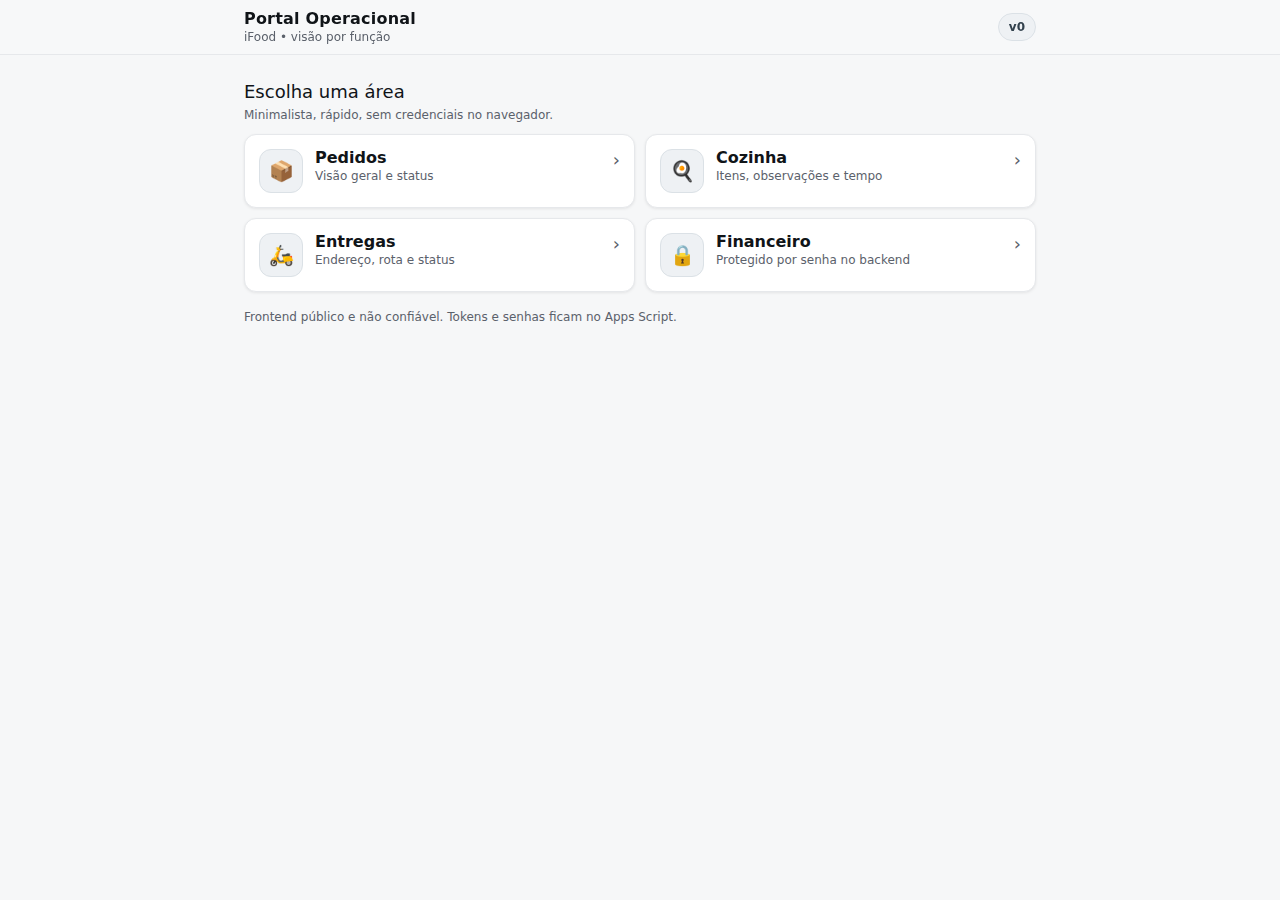
<file: index.html>
<!DOCTYPE html>
<html lang="pt-BR">
<head>
  <meta charset="UTF-8" />
  <meta name="viewport" content="width=device-width, initial-scale=1.0"/>
  <meta name="robots" content="noindex, nofollow">
  <meta name="theme-color" content="#f6f7f8">
  <title>Portal Operacional</title>
  <link rel="stylesheet" href="assets/css/base.css">
</head>
<body>

  <header class="topbar">
    <div class="row container">
      <div>
        <div class="brand">Portal Operacional</div>
        <div class="subtitle">iFood • visão por função</div>
      </div>
      <span class="badge neu">v0</span>
    </div>
  </header>

  <main class="container">
    <section>
      <div class="h1">Escolha uma área</div>
      <div class="small">Minimalista, rápido, sem credenciais no navegador.</div>
    </section>

    <section class="grid cols-2" style="margin-top:12px;">
      <a class="tile" href="pedidos/">
        <div class="icon">📦</div>
        <div class="tile-body">
          <div class="tile-title">Pedidos</div>
          <div class="tile-sub">Visão geral e status</div>
        </div>
        <div class="chev">›</div>
      </a>

      <a class="tile" href="cozinha/">
        <div class="icon">🍳</div>
        <div class="tile-body">
          <div class="tile-title">Cozinha</div>
          <div class="tile-sub">Itens, observações e tempo</div>
        </div>
        <div class="chev">›</div>
      </a>

      <a class="tile" href="motoboy/">
        <div class="icon">🛵</div>
        <div class="tile-body">
          <div class="tile-title">Entregas</div>
          <div class="tile-sub">Endereço, rota e status</div>
        </div>
        <div class="chev">›</div>
      </a>

      <a class="tile" href="financeiro/">
        <div class="icon">🔒</div>
        <div class="tile-body">
          <div class="tile-title">Financeiro</div>
          <div class="tile-sub">Protegido por senha no backend</div>
        </div>
        <div class="chev">›</div>
      </a>
    </section>

    <footer class="footer">
      Frontend público e não confiável. Tokens e senhas ficam no Apps Script.
    </footer>
  </main>

</body>
</html>
</file>
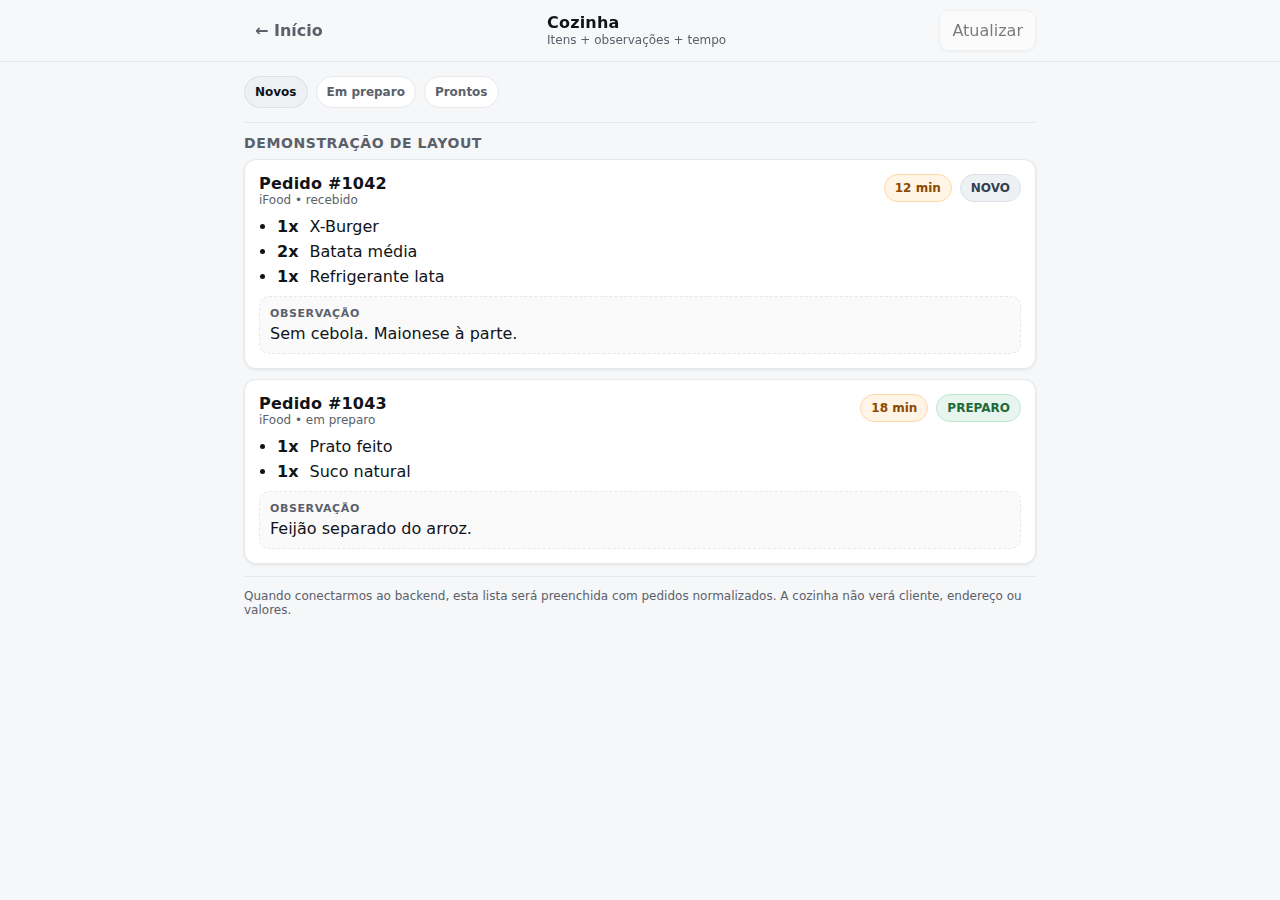
<file: cozinha/index.html>
<!DOCTYPE html>
<html lang="pt-BR">
<head>
  <meta charset="UTF-8" />
  <meta name="viewport" content="width=device-width, initial-scale=1.0"/>
  <meta name="robots" content="noindex, nofollow">
  <meta name="theme-color" content="#f6f7f8">
  <title>Cozinha</title>
  <link rel="stylesheet" href="../assets/css/base.css">
</head>
<body>

  <header class="topbar">
    <div class="row container">
      <a class="back" href="../">← Início</a>
      <div style="min-width:0;">
        <div class="title">Cozinha</div>
        <div class="title-sub">Itens + observações + tempo</div>
      </div>
      <button class="btn" type="button" disabled>Atualizar</button>
    </div>
  </header>

  <main class="container">
    <div class="tabs" aria-label="Filtros de status">
      <span class="pill active">Novos</span>
      <span class="pill">Em preparo</span>
      <span class="pill">Prontos</span>
    </div>

    <div class="divider"></div>

    <div class="h2">Demonstração de layout</div>

    <section class="list">
      <article class="card">
        <header class="order-head">
          <div>
            <div class="order-id">Pedido #1042</div>
            <div class="small">iFood • recebido</div>
          </div>
          <div class="order-meta">
            <span class="badge warn">12 min</span>
            <span class="badge neu">NOVO</span>
          </div>
        </header>

        <ul class="items">
          <li><span class="qty">1x</span> X-Burger</li>
          <li><span class="qty">2x</span> Batata média</li>
          <li><span class="qty">1x</span> Refrigerante lata</li>
        </ul>

        <div class="note">
          <div class="note-label">Observação</div>
          <div>Sem cebola. Maionese à parte.</div>
        </div>
      </article>

      <article class="card">
        <header class="order-head">
          <div>
            <div class="order-id">Pedido #1043</div>
            <div class="small">iFood • em preparo</div>
          </div>
          <div class="order-meta">
            <span class="badge warn">18 min</span>
            <span class="badge ok">PREPARO</span>
          </div>
        </header>

        <ul class="items">
          <li><span class="qty">1x</span> Prato feito</li>
          <li><span class="qty">1x</span> Suco natural</li>
        </ul>

        <div class="note">
          <div class="note-label">Observação</div>
          <div>Feijão separado do arroz.</div>
        </div>
      </article>
    </section>

    <div class="divider"></div>

    <div class="small">
      Quando conectarmos ao backend, esta lista será preenchida com pedidos normalizados.
      A cozinha não verá cliente, endereço ou valores.
    </div>
  </main>

</body>
</html>
</file>
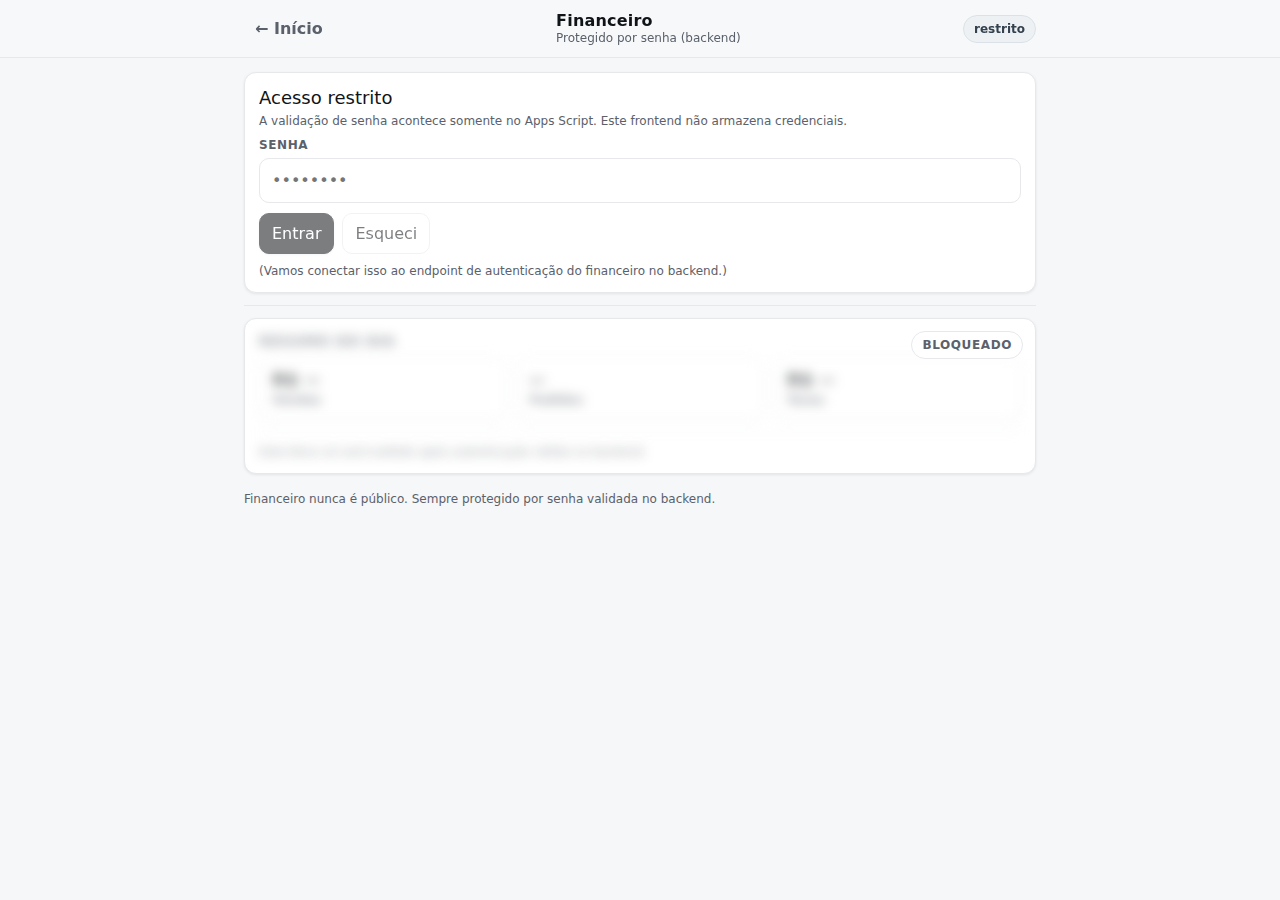
<file: financeiro/index.html>
<!DOCTYPE html>
<html lang="pt-BR">
<head>
  <meta charset="UTF-8" />
  <meta name="viewport" content="width=device-width, initial-scale=1.0"/>
  <meta name="robots" content="noindex, nofollow">
  <meta name="theme-color" content="#f6f7f8">
  <title>Financeiro</title>
  <link rel="stylesheet" href="../assets/css/base.css">
</head>
<body>

  <header class="topbar">
    <div class="row container">
      <a class="back" href="../">← Início</a>
      <div style="min-width:0;">
        <div class="title">Financeiro</div>
        <div class="title-sub">Protegido por senha (backend)</div>
      </div>
      <span class="badge neu">restrito</span>
    </div>
  </header>

  <main class="container">
    <section class="card">
      <div class="h1" style="margin-top:0;">Acesso restrito</div>
      <div class="small">
        A validação de senha acontece somente no Apps Script.
        Este frontend não armazena credenciais.
      </div>

      <label class="label" for="pwd">Senha</label>
      <input id="pwd" class="input" type="password" placeholder="••••••••" autocomplete="current-password">

      <div class="actions">
        <button class="btn primary" type="button" disabled>Entrar</button>
        <button class="btn ghost" type="button" disabled>Esqueci</button>
      </div>

      <div class="small" style="margin-top:10px;">
        (Vamos conectar isso ao endpoint de autenticação do financeiro no backend.)
      </div>
    </section>

    <div class="divider"></div>

    <section class="card locked">
      <div class="blur">
        <div class="h2">Resumo do dia</div>
        <div class="kpis">
          <div class="kpi">
            <div class="v">R$ --</div>
            <div class="l">Vendas</div>
          </div>
          <div class="kpi">
            <div class="v">--</div>
            <div class="l">Pedidos</div>
          </div>
          <div class="kpi">
            <div class="v">R$ --</div>
            <div class="l">Taxas</div>
          </div>
        </div>

        <div class="divider"></div>

        <div class="small">
          Este bloco só será exibido após autenticação válida no backend.
        </div>
      </div>
    </section>

    <footer class="footer">
      Financeiro nunca é público. Sempre protegido por senha validada no backend.
    </footer>
  </main>

</body>
</html>
</file>
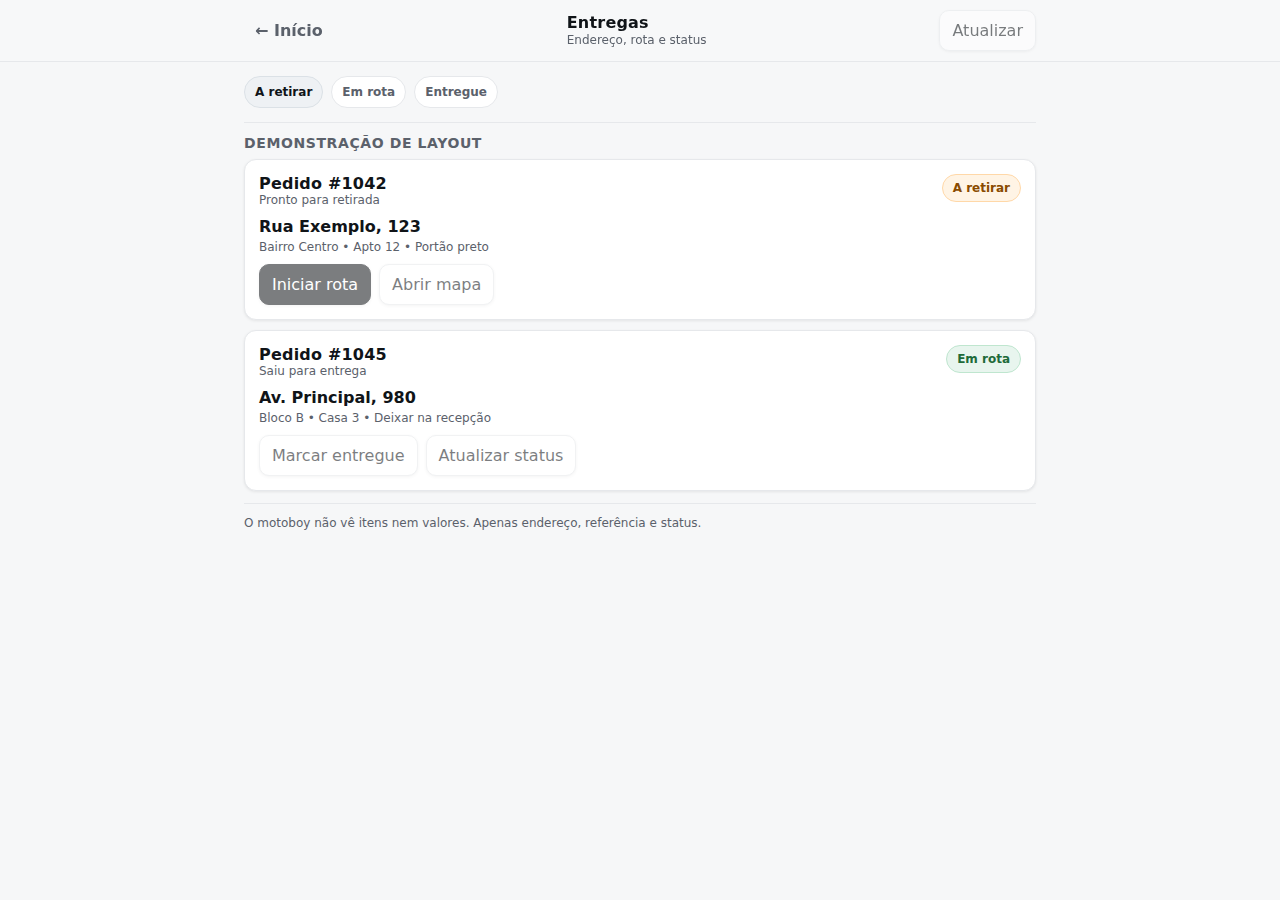
<file: motoboy/index.html>
<!DOCTYPE html>
<html lang="pt-BR">
<head>
  <meta charset="UTF-8" />
  <meta name="viewport" content="width=device-width, initial-scale=1.0"/>
  <meta name="robots" content="noindex, nofollow">
  <meta name="theme-color" content="#f6f7f8">
  <title>Entregas</title>
  <link rel="stylesheet" href="../assets/css/base.css">
</head>
<body>

  <header class="topbar">
    <div class="row container">
      <a class="back" href="../">← Início</a>
      <div style="min-width:0;">
        <div class="title">Entregas</div>
        <div class="title-sub">Endereço, rota e status</div>
      </div>
      <button class="btn" type="button" disabled>Atualizar</button>
    </div>
  </header>

  <main class="container">
    <div class="tabs" aria-label="Filtros de status">
      <span class="pill active">A retirar</span>
      <span class="pill">Em rota</span>
      <span class="pill">Entregue</span>
    </div>

    <div class="divider"></div>

    <div class="h2">Demonstração de layout</div>

    <section class="list">
      <article class="card">
        <header class="order-head">
          <div>
            <div class="order-id">Pedido #1042</div>
            <div class="small">Pronto para retirada</div>
          </div>
          <div class="order-meta">
            <span class="badge warn">A retirar</span>
          </div>
        </header>

        <div style="font-weight:800; margin-bottom:4px;">Rua Exemplo, 123</div>
        <div class="small">Bairro Centro • Apto 12 • Portão preto</div>

        <div class="actions">
          <button class="btn primary" type="button" disabled>Iniciar rota</button>
          <button class="btn" type="button" disabled>Abrir mapa</button>
        </div>
      </article>

      <article class="card">
        <header class="order-head">
          <div>
            <div class="order-id">Pedido #1045</div>
            <div class="small">Saiu para entrega</div>
          </div>
          <div class="order-meta">
            <span class="badge ok">Em rota</span>
          </div>
        </header>

        <div style="font-weight:800; margin-bottom:4px;">Av. Principal, 980</div>
        <div class="small">Bloco B • Casa 3 • Deixar na recepção</div>

        <div class="actions">
          <button class="btn" type="button" disabled>Marcar entregue</button>
          <button class="btn" type="button" disabled>Atualizar status</button>
        </div>
      </article>
    </section>

    <div class="divider"></div>

    <div class="small">
      O motoboy não vê itens nem valores. Apenas endereço, referência e status.
    </div>
  </main>

</body>
</html>
</file>
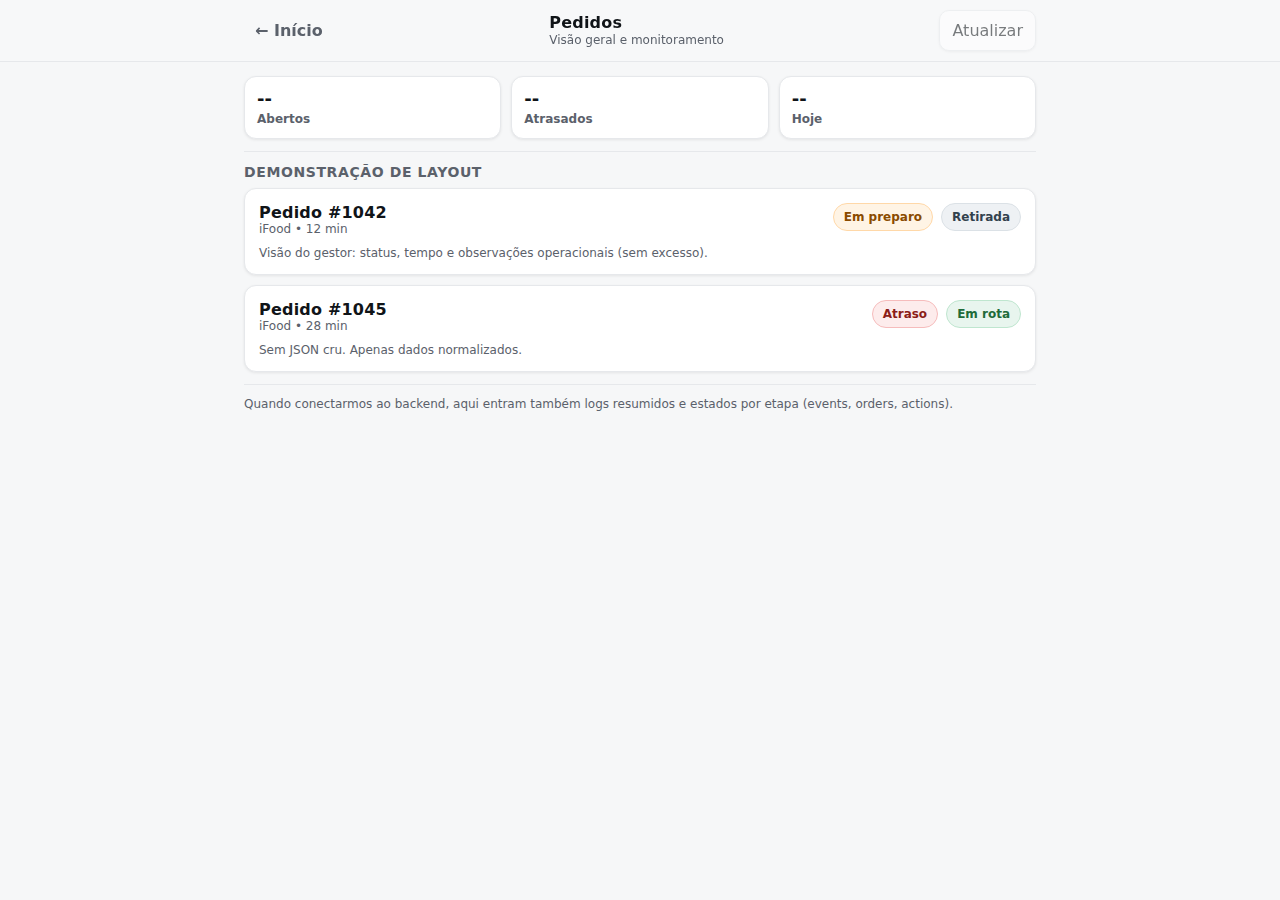
<file: pedidos/index.html>
<!DOCTYPE html>
<html lang="pt-BR">
<head>
  <meta charset="UTF-8" />
  <meta name="viewport" content="width=device-width, initial-scale=1.0"/>
  <meta name="robots" content="noindex, nofollow">
  <meta name="theme-color" content="#f6f7f8">
  <title>Pedidos</title>
  <link rel="stylesheet" href="../assets/css/base.css">
</head>
<body>

  <header class="topbar">
    <div class="row container">
      <a class="back" href="../">← Início</a>
      <div style="min-width:0;">
        <div class="title">Pedidos</div>
        <div class="title-sub">Visão geral e monitoramento</div>
      </div>
      <button class="btn" type="button" disabled>Atualizar</button>
    </div>
  </header>

  <main class="container">
    <section class="kpis" aria-label="Indicadores">
      <div class="kpi">
        <div class="v">--</div>
        <div class="l">Abertos</div>
      </div>
      <div class="kpi">
        <div class="v">--</div>
        <div class="l">Atrasados</div>
      </div>
      <div class="kpi">
        <div class="v">--</div>
        <div class="l">Hoje</div>
      </div>
    </section>

    <div class="divider"></div>

    <div class="h2">Demonstração de layout</div>

    <section class="list">
      <article class="card">
        <header class="order-head">
          <div>
            <div class="order-id">Pedido #1042</div>
            <div class="small">iFood • 12 min</div>
          </div>
          <div class="order-meta">
            <span class="badge warn">Em preparo</span>
            <span class="badge neu">Retirada</span>
          </div>
        </header>

        <div class="small">
          Visão do gestor: status, tempo e observações operacionais (sem excesso).
        </div>
      </article>

      <article class="card">
        <header class="order-head">
          <div>
            <div class="order-id">Pedido #1045</div>
            <div class="small">iFood • 28 min</div>
          </div>
          <div class="order-meta">
            <span class="badge bad">Atraso</span>
            <span class="badge ok">Em rota</span>
          </div>
        </header>

        <div class="small">Sem JSON cru. Apenas dados normalizados.</div>
      </article>
    </section>

    <div class="divider"></div>

    <div class="small">
      Quando conectarmos ao backend, aqui entram também logs resumidos e estados por etapa (events, orders, actions).
    </div>
  </main>

</body>
</html>
</file>
<file: assets/css/base.css>
:root{
  --bg:#f6f7f8;
  --card:#ffffff;
  --text:#101418;
  --muted:#5b616b;
  --border:#e6e8eb;
  --shadow:0 1px 3px rgba(0,0,0,.08);
  --radius:12px;
  --pad:14px;
  --max:820px;

  --ok-bg:#e8f5ee;
  --ok-bd:#bfe6cf;
  --ok-tx:#1f6b3a;

  --warn-bg:#fff4e5;
  --warn-bd:#ffd8a8;
  --warn-tx:#8a4b00;

  --bad-bg:#fdecec;
  --bad-bd:#f6bcbc;
  --bad-tx:#8c1d18;

  --neu-bg:#eef1f4;
  --neu-bd:#dbe1e6;
  --neu-tx:#32414d;
}

*{ box-sizing:border-box; }

html, body{
  margin:0;
  padding:0;
  background:var(--bg);
  color:var(--text);
  font-family:system-ui, -apple-system, Segoe UI, Roboto, Arial, sans-serif;
  -webkit-font-smoothing:antialiased;
  -moz-osx-font-smoothing:grayscale;
}

a{ color:inherit; text-decoration:none; }
button, input{ font:inherit; }

.container{
  width:100%;
  max-width:var(--max);
  margin:0 auto;
  padding:14px;
  padding-left:calc(14px + env(safe-area-inset-left));
  padding-right:calc(14px + env(safe-area-inset-right));
}

.topbar{
  position:sticky;
  top:0;
  z-index:10;
  background:rgba(246,247,248,.92);
  backdrop-filter:blur(8px);
  border-bottom:1px solid var(--border);
}

.topbar .row{
  display:flex;
  align-items:center;
  justify-content:space-between;
  gap:10px;
  padding-top:10px;
  padding-bottom:10px;
}

.brand{
  font-weight:800;
  letter-spacing:.2px;
  line-height:1.1;
}
.subtitle{
  font-size:12px;
  color:var(--muted);
  margin-top:2px;
}

.title{
  font-weight:800;
  letter-spacing:.2px;
  line-height:1.1;
}
.title-sub{
  font-size:12px;
  color:var(--muted);
  margin-top:2px;
}

.h1{
  font-size:18px;
  margin:12px 0 6px;
}
.h2{
  font-size:14px;
  margin:0 0 8px;
  color:var(--muted);
  font-weight:700;
  text-transform:uppercase;
  letter-spacing:.6px;
}

.muted{ color:var(--muted); }
.small{ font-size:12px; color:var(--muted); }

.card{
  background:var(--card);
  border:1px solid var(--border);
  border-radius:var(--radius);
  box-shadow:var(--shadow);
  padding:var(--pad);
}

.list{
  display:grid;
  gap:10px;
}

.grid{
  display:grid;
  gap:10px;
}

@media (min-width:740px){
  .grid.cols-2{ grid-template-columns:1fr 1fr; }
  .grid.cols-3{ grid-template-columns:repeat(3, 1fr); }
}

.tile{
  display:flex;
  align-items:flex-start;
  gap:12px;
  padding:14px;
  background:var(--card);
  border:1px solid var(--border);
  border-radius:var(--radius);
  box-shadow:var(--shadow);
}

.tile:active{ transform:translateY(1px); }

.icon{
  width:44px;
  height:44px;
  border-radius:12px;
  background:var(--neu-bg);
  border:1px solid var(--neu-bd);
  display:flex;
  align-items:center;
  justify-content:center;
  font-size:20px;
  flex:0 0 auto;
}

.tile-body{ min-width:0; }
.tile-title{
  font-weight:800;
  line-height:1.1;
}
.tile-sub{
  margin-top:3px;
  font-size:12px;
  color:var(--muted);
}
.chev{
  margin-left:auto;
  color:var(--muted);
  font-size:18px;
  padding-left:8px;
}

.badge{
  display:inline-flex;
  align-items:center;
  gap:6px;
  padding:6px 10px;
  border-radius:999px;
  border:1px solid var(--neu-bd);
  background:var(--neu-bg);
  color:var(--neu-tx);
  font-size:12px;
  font-weight:700;
  white-space:nowrap;
}

.badge.ok{ background:var(--ok-bg); border-color:var(--ok-bd); color:var(--ok-tx); }
.badge.warn{ background:var(--warn-bg); border-color:var(--warn-bd); color:var(--warn-tx); }
.badge.bad{ background:var(--bad-bg); border-color:var(--bad-bd); color:var(--bad-tx); }
.badge.neu{ background:var(--neu-bg); border-color:var(--neu-bd); color:var(--neu-tx); }

.btn{
  display:inline-flex;
  align-items:center;
  justify-content:center;
  gap:8px;
  padding:10px 12px;
  border-radius:10px;
  border:1px solid var(--border);
  background:var(--card);
  color:var(--text);
  box-shadow:var(--shadow);
  cursor:pointer;
  user-select:none;
  -webkit-tap-highlight-color:transparent;
}

.btn:active{ transform:translateY(1px); }
.btn[disabled]{
  opacity:.55;
  cursor:not-allowed;
  transform:none;
}

.btn.primary{
  background:#111418;
  border-color:#111418;
  color:#fff;
}

.btn.ghost{
  background:transparent;
  box-shadow:none;
}

.back{
  display:inline-flex;
  align-items:center;
  gap:8px;
  font-weight:700;
  color:var(--muted);
  padding:8px 10px;
  border-radius:10px;
  border:1px solid transparent;
}

.back:active{
  background:rgba(0,0,0,.04);
  border-color:rgba(0,0,0,.06);
}

.kpis{
  display:grid;
  grid-template-columns:repeat(3, 1fr);
  gap:10px;
}

.kpi{
  padding:12px;
  border-radius:12px;
  background:var(--card);
  border:1px solid var(--border);
  box-shadow:var(--shadow);
}

.kpi .v{
  font-size:18px;
  font-weight:900;
  line-height:1.1;
}
.kpi .l{
  margin-top:3px;
  font-size:12px;
  color:var(--muted);
  font-weight:700;
}

.tabs{
  display:flex;
  gap:8px;
  overflow:auto;
  padding-bottom:2px;
  -webkit-overflow-scrolling:touch;
}

.pill{
  display:inline-flex;
  align-items:center;
  padding:8px 10px;
  border-radius:999px;
  border:1px solid var(--border);
  background:var(--card);
  color:var(--muted);
  font-size:12px;
  font-weight:800;
  white-space:nowrap;
}

.pill.active{
  color:var(--text);
  border-color:var(--neu-bd);
  background:var(--neu-bg);
}

.order-head{
  display:flex;
  align-items:flex-start;
  justify-content:space-between;
  gap:10px;
  margin-bottom:10px;
}

.order-id{
  font-weight:900;
  letter-spacing:.2px;
}

.order-meta{
  display:flex;
  gap:8px;
  align-items:center;
  flex-wrap:wrap;
  justify-content:flex-end;
}

.items{
  margin:0;
  padding-left:18px;
  display:grid;
  gap:6px;
}

.qty{
  font-weight:900;
  margin-right:6px;
}

.note{
  margin-top:10px;
  padding:10px;
  border-radius:10px;
  border:1px dashed var(--border);
  background:rgba(0,0,0,.02);
}

.note-label{
  font-size:11px;
  color:var(--muted);
  font-weight:900;
  letter-spacing:.6px;
  text-transform:uppercase;
  margin-bottom:4px;
}

.actions{
  display:flex;
  gap:8px;
  flex-wrap:wrap;
  margin-top:10px;
}

.divider{
  height:1px;
  background:var(--border);
  margin:12px 0;
}

.locked{
  position:relative;
  overflow:hidden;
}
.locked .blur{
  filter:blur(6px);
  opacity:.6;
  pointer-events:none;
  user-select:none;
}
.locked::after{
  content:"Bloqueado";
  position:absolute;
  top:12px;
  right:12px;
  font-size:12px;
  font-weight:900;
  letter-spacing:.6px;
  text-transform:uppercase;
  color:var(--muted);
  background:rgba(255,255,255,.85);
  border:1px solid var(--border);
  padding:6px 10px;
  border-radius:999px;
}

.input{
  width:100%;
  padding:12px;
  border-radius:10px;
  border:1px solid var(--border);
  background:var(--card);
  outline:none;
}

.input:focus{
  border-color:#cfd6dc;
}

.label{
  display:block;
  font-size:12px;
  font-weight:900;
  color:var(--muted);
  letter-spacing:.6px;
  text-transform:uppercase;
  margin:10px 0 6px;
}

.footer{
  margin:18px 0 24px;
  font-size:12px;
  color:var(--muted);
}
</file>
